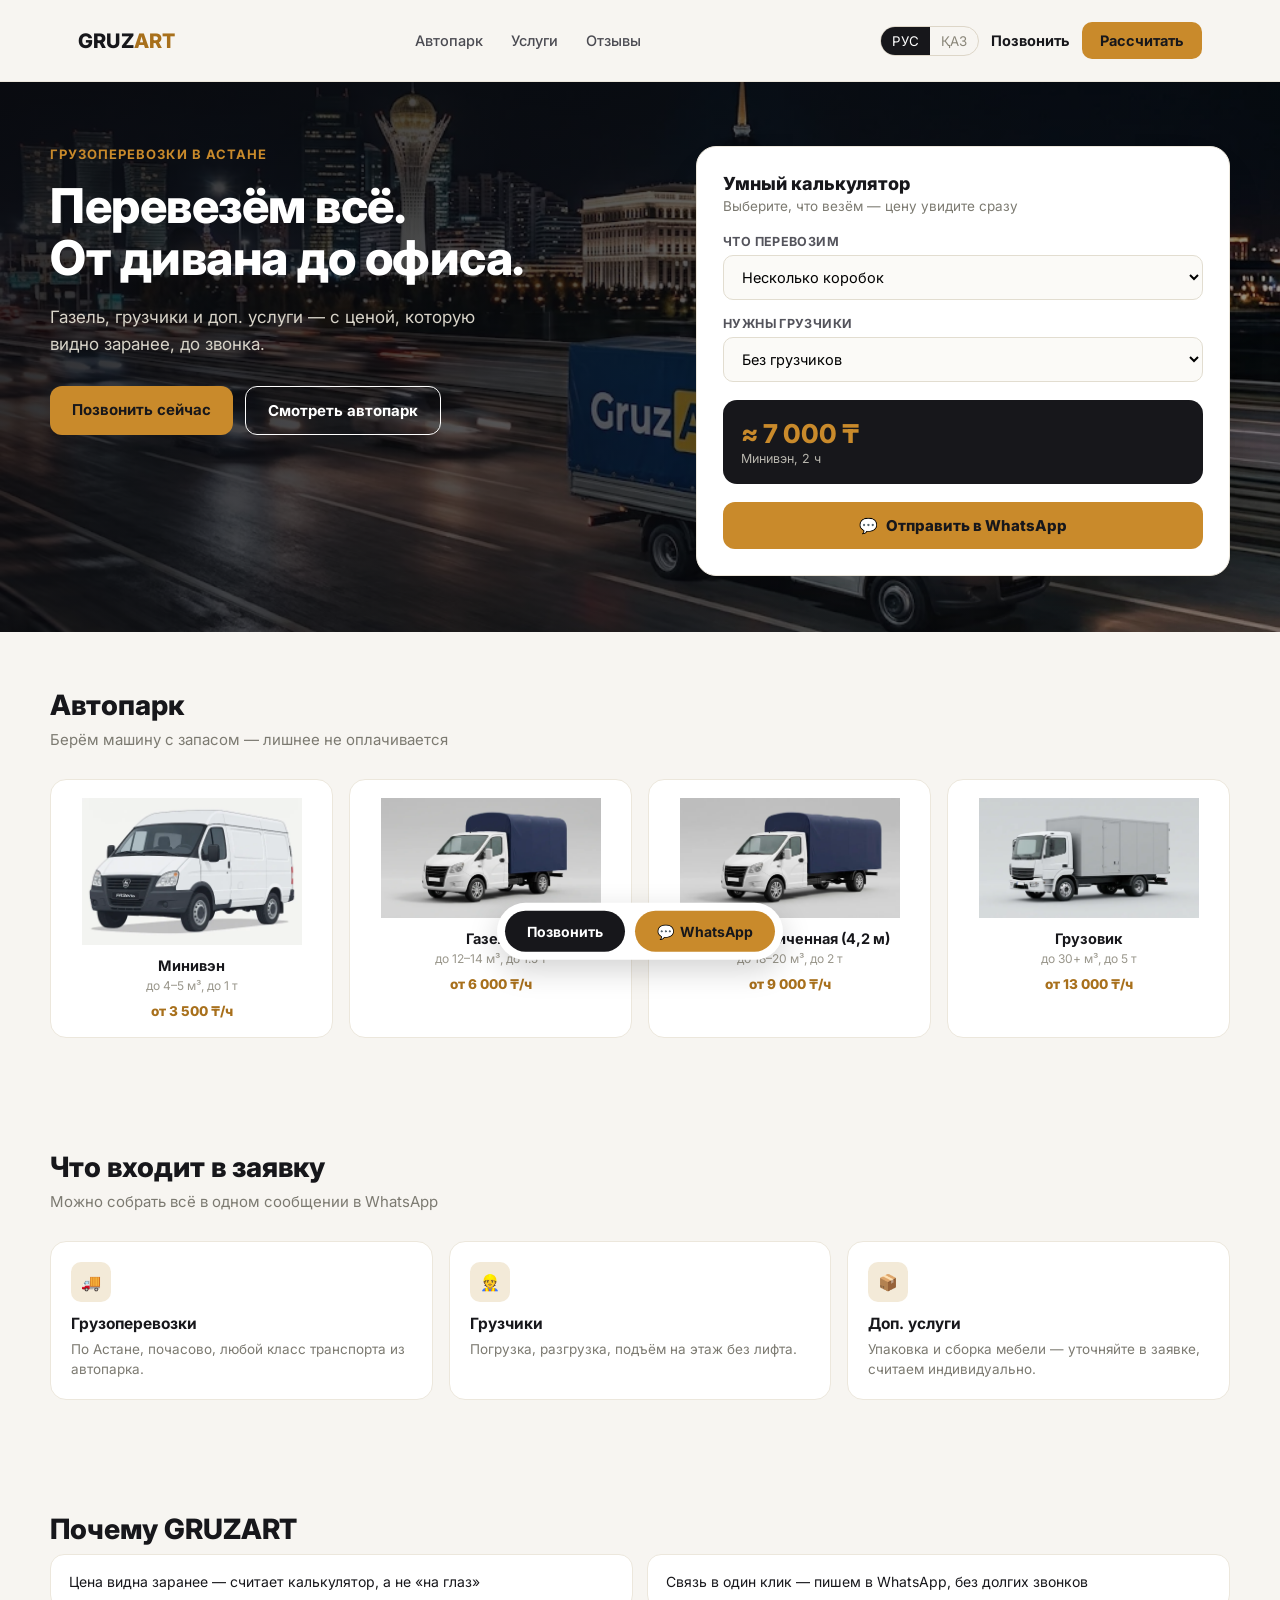
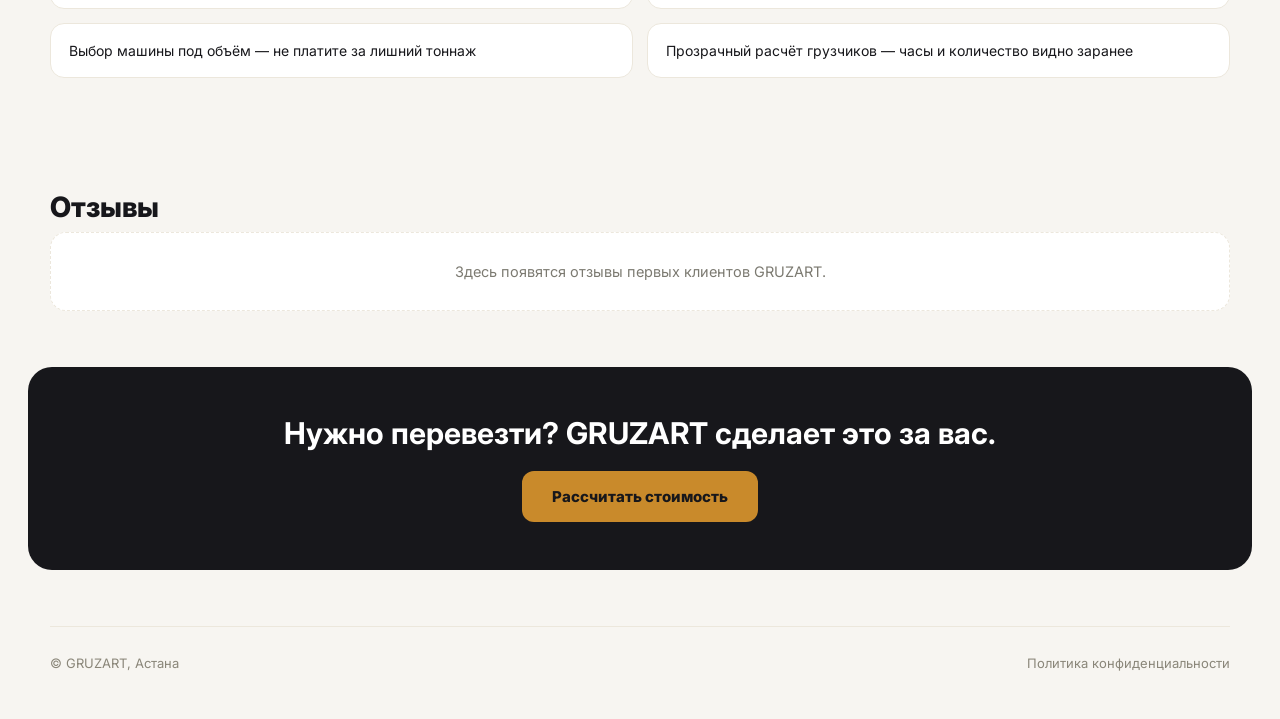
<file: src/index.html>
<!DOCTYPE html>
<html lang="ru">
<head>
<meta charset="UTF-8" />
<meta name="viewport" content="width=device-width, initial-scale=1" />
<title>GRUZART — грузоперевозки в Астане</title>
<meta name="description" content="Грузоперевозки на газели, грузчики и доп. услуги в Астане. Умный калькулятор — цена видна заранее." />
<link rel="preconnect" href="https://fonts.googleapis.com">
<link rel="preconnect" href="https://fonts.gstatic.com" crossorigin>
<link href="https://fonts.googleapis.com/css2?family=Inter:wght@400;500;600;700;800&display=swap" rel="stylesheet">
<link rel="stylesheet" href="assets/css/styles.css">
</head>
<body>
  <header class="site-header">
    <div class="wrap">
      <div class="logo">GRUZ<span>ART</span></div>
      <ul class="nav">
        <li><a href="#fleet" data-i18n="nav.fleet"></a></li>
        <li><a href="#services" data-i18n="nav.services"></a></li>
        <li><a href="#reviews" data-i18n="nav.reviews"></a></li>
      </ul>
      <div class="header-actions">
        <div class="lang-toggle">
          <button class="lang-btn" data-lang="ru">РУС</button>
          <button class="lang-btn" data-lang="kk">ҚАЗ</button>
        </div>
        <a class="call-link" data-tel-link data-i18n="header.call"></a>
        <a class="cta-btn" href="#calc" data-i18n="header.calc"></a>
      </div>
    </div>
  </header>

  <main>
    <div class="hero-photo">
    <section class="hero wrap">
      <div class="leaves-zone" aria-hidden="true"></div>
      <div>
        <p class="eyebrow" data-i18n="hero.eyebrow"></p>
        <h1><span data-i18n="hero.titleLine1"></span><br><span data-i18n="hero.titleLine2"></span></h1>
        <p class="lede" data-i18n="hero.lede"></p>
        <div class="hero-ctas">
          <a class="btn-primary" data-tel-link data-i18n="hero.ctaCall"></a>
          <a class="btn-ghost" href="#fleet" data-i18n="hero.ctaFleet"></a>
        </div>
      </div>

      <div class="calc-card" id="calc">
        <h3 data-i18n="calc.title"></h3>
        <p class="hint" data-i18n="calc.hint"></p>
        <div class="calc-field">
          <label data-i18n="calc.cargoLabel"></label>
          <select id="cargo-select"></select>
        </div>
        <div class="calc-field" id="loaders-field">
          <label data-i18n="calc.loadersLabel"></label>
          <select id="loaders-select"></select>
        </div>
        <div class="calc-field" id="disposal-items-field" hidden>
          <label data-i18n="calc.disposalItemsLabel"></label>
          <div class="checkbox-list" id="disposal-items-list"></div>
          <p class="calc-subhint" data-i18n="calc.disposalOtherHint"></p>
        </div>
        <div class="calc-result">
          <div class="price" id="calc-result">—</div>
          <div class="meta" id="calc-result-meta"></div>
        </div>
        <a class="wa-btn" id="calc-wa-btn" target="_blank" rel="noopener">
          <span>💬</span><span data-i18n="calc.waButton"></span>
        </a>
      </div>
    </section>
    </div>

    <section class="section wrap" id="fleet">
      <h2 data-i18n="fleet.title" data-reveal></h2>
      <p class="sub" data-i18n="fleet.sub"></p>
      <div class="fleet-grid" id="fleet-grid"></div>
    </section>

    <section class="section wrap" id="services">
      <h2 data-i18n="services.title" data-reveal></h2>
      <p class="sub" data-i18n="services.sub"></p>
      <div class="services-grid">
        <div class="service-card" data-reveal>
          <div class="ico">🚚</div>
          <h4 data-i18n="services.transportTitle"></h4>
          <p data-i18n="services.transportBody"></p>
        </div>
        <div class="service-card" data-reveal>
          <div class="ico">👷</div>
          <h4 data-i18n="services.loadersTitle"></h4>
          <p data-i18n="services.loadersBody"></p>
        </div>
        <div class="service-card" data-reveal>
          <div class="ico">📦</div>
          <h4 data-i18n="services.extraTitle"></h4>
          <p data-i18n="services.extraBody"></p>
        </div>
      </div>
    </section>

    <section class="section wrap">
      <h2 data-i18n="trust.title" data-reveal></h2>
      <ul class="trust-list" id="trust-list"></ul>
    </section>

    <section class="section wrap" id="reviews">
      <h2 data-i18n="reviews.title" data-reveal></h2>
      <div class="reviews-placeholder" data-i18n="reviews.placeholder" data-reveal></div>
    </section>

    <section class="final-cta" data-reveal>
      <h2 data-i18n="finalCta.title"></h2>
      <a class="wa-btn" href="#calc" data-i18n="finalCta.button"></a>
    </section>
  </main>

  <footer class="site-footer wrap">
    <span data-i18n="footer.copyright"></span>
    <a href="privacy.html" data-i18n="footer.privacy"></a>
  </footer>

  <div class="sticky-contact" id="sticky-contact">
    <a class="sticky-contact-btn sticky-call" data-tel-link data-i18n="header.call"></a>
    <a class="sticky-contact-btn sticky-wa" id="sticky-wa-btn" target="_blank" rel="noopener">
      <span>💬</span> WhatsApp
    </a>
  </div>

  <script type="module" src="assets/js/main.js"></script>
</body>
</html>
</file>
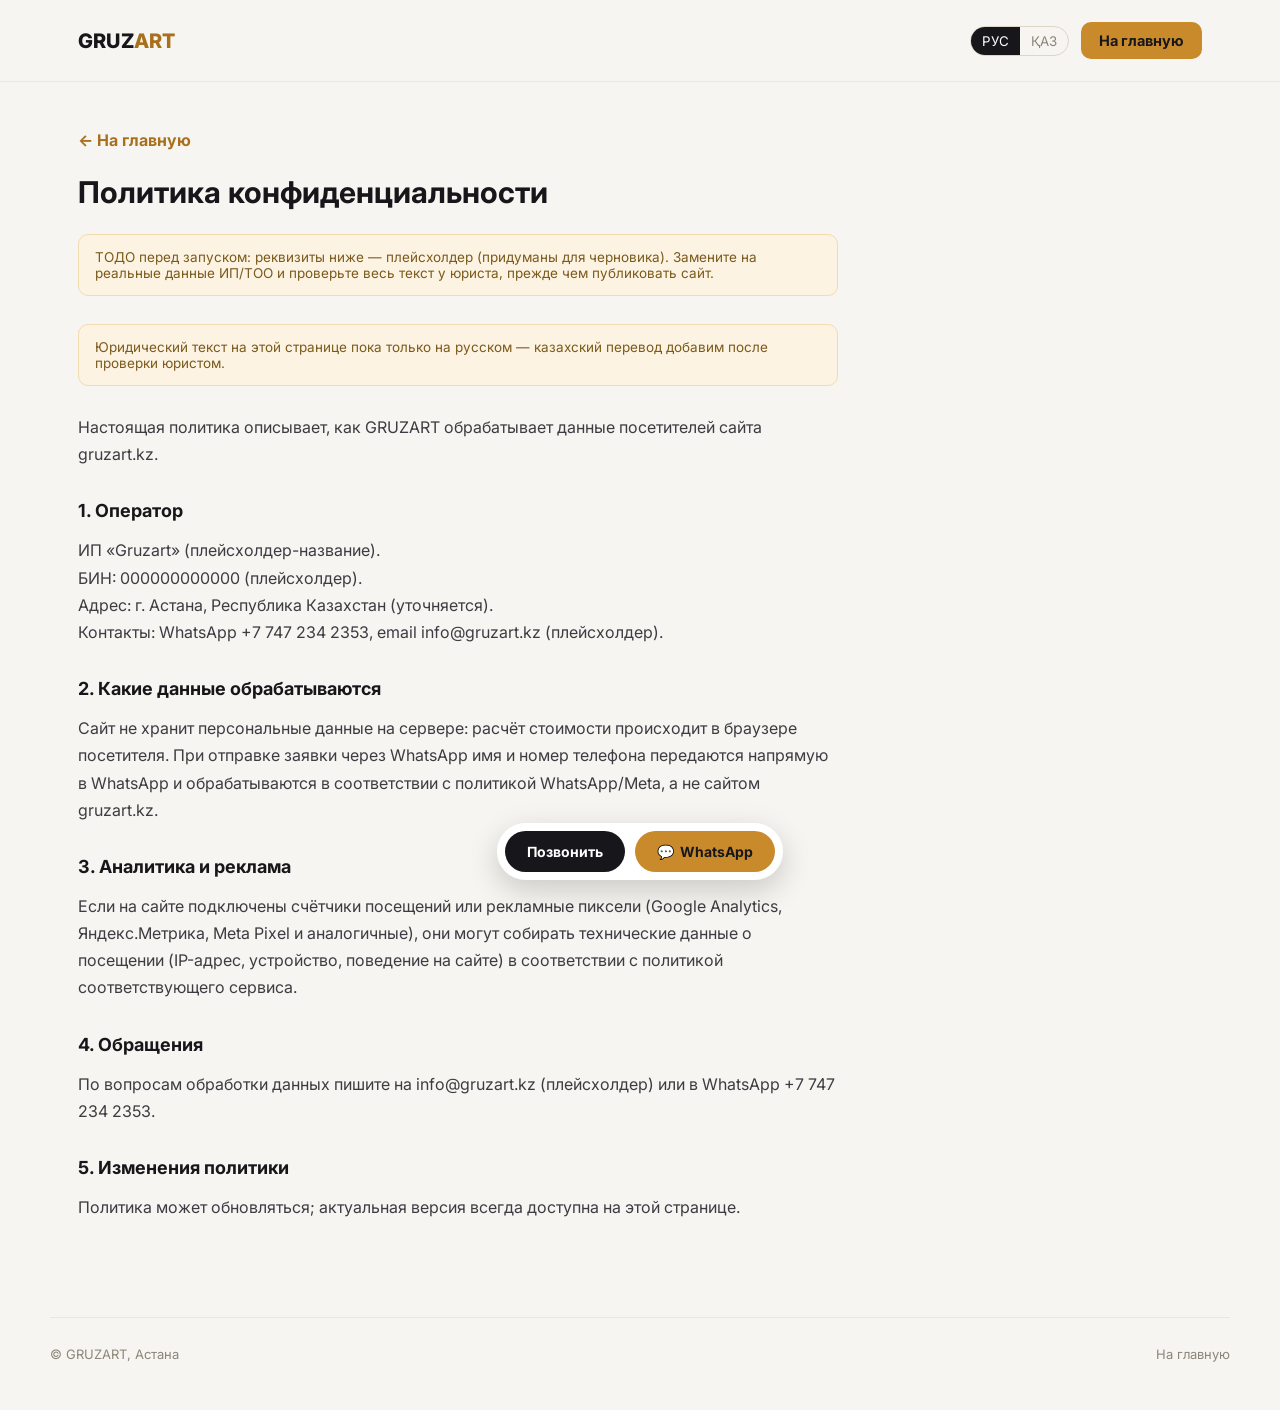
<file: src/privacy.html>
<!DOCTYPE html>
<html lang="ru">
<head>
<meta charset="UTF-8" />
<meta name="viewport" content="width=device-width, initial-scale=1" />
<title>Политика конфиденциальности — GRUZART</title>
<link rel="preconnect" href="https://fonts.googleapis.com">
<link rel="preconnect" href="https://fonts.gstatic.com" crossorigin>
<link href="https://fonts.googleapis.com/css2?family=Inter:wght@400;500;600;700;800&display=swap" rel="stylesheet">
<link rel="stylesheet" href="assets/css/styles.css">
</head>
<body>
  <header class="site-header">
    <div class="wrap">
      <div class="logo">GRUZ<span>ART</span></div>
      <div class="header-actions">
        <div class="lang-toggle">
          <button class="lang-btn" data-lang="ru">РУС</button>
          <button class="lang-btn" data-lang="kk">ҚАЗ</button>
        </div>
        <a class="cta-btn" href="index.html" data-i18n="privacy.home"></a>
      </div>
    </div>
  </header>

  <main class="wrap">
    <div class="legal">
      <a class="back-link" href="index.html" data-i18n="privacy.back"></a>
      <h1 data-i18n="privacy.title"></h1>

      <div class="todo-note">
        ТОДО перед запуском: реквизиты ниже — плейсхолдер (придуманы для черновика). Замените на реальные
        данные ИП/ТОО и проверьте весь текст у юриста, прежде чем публиковать сайт.
      </div>
      <div class="todo-note" data-i18n="privacy.pendingNotice"></div>

      <p>Настоящая политика описывает, как GRUZART обрабатывает данные посетителей сайта gruzart.kz.</p>

      <h2>1. Оператор</h2>
      <p>
        ИП «Gruzart» (плейсхолдер-название).<br>
        БИН: 000000000000 (плейсхолдер).<br>
        Адрес: г. Астана, Республика Казахстан (уточняется).<br>
        Контакты: WhatsApp +7 747 234 2353, email info@gruzart.kz (плейсхолдер).
      </p>

      <h2>2. Какие данные обрабатываются</h2>
      <p>
        Сайт не хранит персональные данные на сервере: расчёт стоимости происходит в браузере посетителя.
        При отправке заявки через WhatsApp имя и номер телефона передаются напрямую в WhatsApp
        и обрабатываются в соответствии с политикой WhatsApp/Meta, а не сайтом gruzart.kz.
      </p>

      <h2>3. Аналитика и реклама</h2>
      <p>
        Если на сайте подключены счётчики посещений или рекламные пиксели (Google Analytics, Яндекс.Метрика,
        Meta Pixel и аналогичные), они могут собирать технические данные о посещении (IP-адрес, устройство,
        поведение на сайте) в соответствии с политикой соответствующего сервиса.
      </p>

      <h2>4. Обращения</h2>
      <p>
        По вопросам обработки данных пишите на info@gruzart.kz (плейсхолдер) или в WhatsApp +7 747 234 2353.
      </p>

      <h2>5. Изменения политики</h2>
      <p>Политика может обновляться; актуальная версия всегда доступна на этой странице.</p>
    </div>
  </main>

  <footer class="site-footer wrap">
    <span data-i18n="footer.copyright"></span>
    <a href="index.html" data-i18n="privacy.home"></a>
  </footer>

  <div class="sticky-contact is-visible" id="sticky-contact">
    <a class="sticky-contact-btn sticky-call" href="tel:+77472342353" data-i18n="header.call"></a>
    <a class="sticky-contact-btn sticky-wa" id="sticky-wa-btn" target="_blank" rel="noopener">
      <span>💬</span> WhatsApp
    </a>
  </div>

  <script type="module">
    import { getLanguage, setLanguage, applyStaticText } from './assets/js/i18n.js';

    function render(lang) {
      applyStaticText(lang);
      document.querySelectorAll('.lang-btn').forEach((btn) => {
        btn.classList.toggle('active', btn.dataset.lang === lang);
      });
    }

    document.querySelectorAll('.lang-btn').forEach((btn) => {
      btn.addEventListener('click', () => {
        setLanguage(btn.dataset.lang);
        render(btn.dataset.lang);
      });
    });

    const waBtn = document.getElementById('sticky-wa-btn');
    if (waBtn) {
      waBtn.href = `https://wa.me/77472342353?text=${encodeURIComponent('Здравствуйте! Хочу узнать стоимость перевозки.')}`;
    }

    render(getLanguage());
  </script>
</body>
</html>
</file>
<file: src/assets/css/styles.css>
:root {
  --ink: #17171b;
  --paper: #f7f5f1;
  --paper-card: #ffffff;
  --border: #ece7dc;
  --muted: #7c7a71;
  --amber: #c98a2b;
  --amber-deep: #a8701c;
}

* { box-sizing: border-box; }
html, body { margin: 0; padding: 0; }
body {
  font-family: 'Inter', system-ui, sans-serif;
  background: var(--paper);
  color: var(--ink);
  -webkit-font-smoothing: antialiased;
}
img, svg { display: block; max-width: 100%; }
button { font-family: inherit; cursor: pointer; }
a { text-decoration: none; color: inherit; }

.wrap { max-width: 1180px; margin: 0 auto; padding-left: 28px; padding-right: 28px; }

/* header */
.site-header { padding: 22px 0; border-bottom: 1px solid var(--border); }
.site-header .wrap { display: flex; align-items: center; justify-content: space-between; }
.logo { font-weight: 800; font-size: 20px; letter-spacing: .01em; }
.logo span { color: var(--amber-deep); }
.nav { display: flex; gap: 28px; font-size: 14.5px; font-weight: 500; color: #4b4b52; list-style: none; margin: 0; padding: 0; }
.nav li { display: inline; }
.header-actions { display: flex; align-items: center; gap: 12px; }
.lang-toggle { display: flex; border: 1px solid #ddd6c8; border-radius: 999px; overflow: hidden; font-size: 12.5px; font-weight: 700; }
.lang-btn { padding: 6px 11px; border: none; background: transparent; color: #8a8679; }
.lang-btn.active { background: var(--ink); color: #fff; }
.call-link { font-weight: 700; font-size: 14.5px; }
.cta-btn { background: var(--amber); color: var(--ink); font-weight: 700; padding: 10px 18px; border-radius: 10px; font-size: 14.5px; }
.cta-btn:hover { background: var(--amber-deep); color: #fff; }

/* hero */
.hero { position: relative; padding: 64px 0 56px; display: grid; grid-template-columns: 1.05fr .95fr; gap: 56px; align-items: start; }

/* autumn leaves (decorative, hero only) */
.leaves-zone { position: absolute; inset: 0; overflow: hidden; pointer-events: none; z-index: -1; }
.leaf {
  position: absolute;
  top: -8%;
  width: var(--size);
  height: var(--size);
  background: var(--leaf-color);
  clip-path: path('M12 3C7 6 3 11 3 16a9 9 0 0 0 18 0c0-5-4-10-9-13z');
  opacity: 0;
  animation: leaf-fall var(--duration) linear var(--delay) infinite;
}
.leaf-1 { --leaf-color: #c98a2b; }
.leaf-2 { --leaf-color: #a8522e; }
.leaf-3 { --leaf-color: #8a5a2b; }
.leaf-4 { --leaf-color: #c9a227; }
@keyframes leaf-fall {
  0%   { transform: translateY(0) translateX(0) rotate(0deg); opacity: 0; }
  8%   { opacity: .75; }
  50%  { transform: translateY(calc(var(--fall) * .5)) translateX(var(--drift)) rotate(180deg); }
  92%  { opacity: .75; }
  100% { transform: translateY(var(--fall)) translateX(calc(var(--drift) * -1)) rotate(360deg); opacity: 0; }
}
@media (prefers-reduced-motion: reduce) {
  .leaf { display: none; }
}
.eyebrow { font-size: 13px; font-weight: 700; letter-spacing: .08em; color: var(--amber-deep); text-transform: uppercase; margin: 0 0 18px; }
.hero h1 { font-size: 48px; line-height: 1.08; margin: 0 0 20px; font-weight: 800; letter-spacing: -.01em; overflow-wrap: break-word; }
.hero p.lede { font-size: 17px; color: var(--muted); max-width: 460px; margin: 0 0 28px; line-height: 1.6; }
.hero-ctas { display: flex; gap: 12px; flex-wrap: wrap; }
.btn-primary { background: var(--ink); color: #fff; padding: 14px 22px; border-radius: 12px; font-weight: 700; font-size: 15px; }
.btn-ghost { border: 1.5px solid var(--ink); padding: 14px 22px; border-radius: 12px; font-weight: 700; font-size: 15px; }

/* hero photo background (ночное фото автопарка на фоне Астаны) */
.hero-photo {
  position: relative;
  background: url('../img/hero-night-truck.webp') center/cover no-repeat;
}
.hero-photo::before {
  content: '';
  position: absolute;
  inset: 0;
  background: linear-gradient(100deg, rgba(10, 10, 14, .86) 0%, rgba(10, 10, 14, .68) 45%, rgba(10, 10, 14, .38) 100%);
}
.hero-photo .hero { position: relative; z-index: 1; }
.hero-photo .eyebrow { color: var(--amber); }
.hero-photo .hero h1 { color: #fff; }
.hero-photo .hero p.lede { color: #d8d4c9; }
.hero-photo .btn-primary { background: var(--amber); color: var(--ink); }
.hero-photo .btn-ghost { border-color: #fff; color: #fff; }

/* calculator card */
.calc-card { background: var(--paper-card); border-radius: 20px; padding: 26px; box-shadow: 0 20px 50px -20px rgba(0,0,0,.18); border: 1px solid var(--border); }
.calc-card h3 { margin: 0 0 4px; font-size: 18px; font-weight: 800; }
.calc-card p.hint { margin: 0 0 20px; font-size: 13.5px; color: var(--muted); }
.calc-field { margin-bottom: 16px; }
.calc-field label { display: block; font-size: 12.5px; font-weight: 700; color: #54545c; margin-bottom: 6px; text-transform: uppercase; letter-spacing: .03em; }
.calc-field select { width: 100%; padding: 12px 14px; border-radius: 10px; border: 1.5px solid #e2ddd0; font-size: 14.5px; font-family: inherit; background: #fbfaf7; }
.checkbox-list { display: flex; flex-direction: column; gap: 8px; }
.checkbox-item { display: flex; align-items: center; gap: 10px; padding: 10px 12px; border: 1.5px solid #e2ddd0; border-radius: 10px; background: #fbfaf7; font-size: 13.5px; cursor: pointer; }
.checkbox-item input { width: 16px; height: 16px; accent-color: var(--amber-deep); flex-shrink: 0; }
.calc-subhint { font-size: 12px; color: var(--muted); margin: 10px 0 0; }
.calc-result { background: var(--ink); color: #fff; border-radius: 14px; padding: 18px; margin: 18px 0; }
.calc-result .price { font-size: 26px; font-weight: 800; color: var(--amber); }
.calc-result .meta { font-size: 12.5px; color: #b8b6ae; margin-top: 2px; }
.wa-btn { display: flex; align-items: center; justify-content: center; gap: 8px; background: var(--amber); color: var(--ink); font-weight: 800; padding: 14px; border-radius: 12px; font-size: 15px; }
.wa-btn:hover { background: var(--amber-deep); color: #fff; }

/* floating contact panel */
.sticky-contact {
  position: fixed;
  left: 50%;
  bottom: 20px;
  transform: translateX(-50%) translateY(140%);
  z-index: 50;
  display: flex;
  gap: 10px;
  padding: 8px;
  background: #fff;
  border-radius: 999px;
  box-shadow: 0 10px 30px rgba(0, 0, 0, .18);
  transition: transform .3s ease;
}
.sticky-contact.is-visible { transform: translateX(-50%) translateY(0); }
.sticky-contact-btn {
  display: flex;
  align-items: center;
  justify-content: center;
  gap: 6px;
  padding: 12px 22px;
  border-radius: 999px;
  font-weight: 700;
  font-size: 14px;
  white-space: nowrap;
}
.sticky-call { background: var(--ink); color: #fff; }
.sticky-wa { background: var(--amber); color: var(--ink); }
.sticky-wa:hover { background: var(--amber-deep); color: #fff; }
@media (max-width: 480px) {
  .sticky-contact {
    left: 0;
    right: 0;
    bottom: 0;
    width: 100%;
    border-radius: 0;
    box-shadow: 0 -6px 20px rgba(0, 0, 0, .12);
    padding: 10px 12px;
    transform: translateY(140%);
  }
  .sticky-contact.is-visible { transform: translateY(0); }
  .sticky-contact-btn { flex: 1; padding: 12px; }
}

/* generic section */
.section { padding: 56px 0; }
.section h2 { font-size: 28px; font-weight: 800; margin: 0 0 8px; }
.section p.sub { color: var(--muted); margin: 0 0 30px; font-size: 15px; }

/* fleet */
.fleet-grid { display: grid; grid-template-columns: repeat(4, 1fr); gap: 16px; }
.vehicle-card { background: var(--paper-card); border: 1px solid var(--border); border-radius: 16px; padding: 18px; text-align: center; }
.van-photo { margin: 0 auto 12px; width: 100%; max-width: 220px; height: auto; display: block; }
.vehicle-card h4 { font-size: 14.5px; margin: 0 0 4px; font-weight: 700; }
.vehicle-card .dims { font-size: 12px; color: #9a978c; }
.vehicle-card .rate { margin-top: 10px; font-weight: 800; color: var(--amber-deep); font-size: 13.5px; }

/* services */
.services-grid { display: grid; grid-template-columns: repeat(3, 1fr); gap: 16px; }
.service-card { background: var(--paper-card); border: 1px solid var(--border); border-radius: 16px; padding: 20px; }
.service-card .ico { width: 40px; height: 40px; border-radius: 10px; background: #f3ead8; color: var(--amber-deep); display: flex; align-items: center; justify-content: center; font-weight: 800; margin-bottom: 12px; }
.service-card h4 { margin: 0 0 6px; font-size: 15.5px; }
.service-card p { margin: 0; font-size: 13.5px; color: var(--muted); line-height: 1.5; }

/* trust */
.trust-list { list-style: none; margin: 0; padding: 0; display: grid; grid-template-columns: repeat(2, 1fr); gap: 14px; }
.trust-list li { background: var(--paper-card); border: 1px solid var(--border); border-radius: 14px; padding: 16px 18px; font-size: 14px; line-height: 1.5; }

/* reviews */
.reviews-placeholder { background: var(--paper-card); border: 1px dashed var(--border); border-radius: 16px; padding: 30px; text-align: center; color: var(--muted); font-size: 14.5px; }

/* final cta */
.final-cta { background: var(--ink); color: #fff; border-radius: 24px; padding: 48px; text-align: center; margin: 0 28px 56px; }
.final-cta h2 { font-size: 30px; margin: 0 0 20px; }
.final-cta .wa-btn { display: inline-flex; width: auto; padding: 16px 30px; }

/* footer */
.site-footer { border-top: 1px solid var(--border); padding: 28px 0 48px; display: flex; justify-content: space-between; font-size: 13px; color: #8a8679; }

/* scroll reveal */
[data-reveal] {
  opacity: 0;
  transform: translateY(28px);
  transition: opacity .7s ease, transform .7s ease;
}
[data-reveal].is-visible { opacity: 1; transform: translateY(0); }
.fleet-grid [data-reveal]:nth-child(1), .services-grid [data-reveal]:nth-child(1), .trust-list [data-reveal]:nth-child(1) { transition-delay: 0ms; }
.fleet-grid [data-reveal]:nth-child(2), .services-grid [data-reveal]:nth-child(2), .trust-list [data-reveal]:nth-child(2) { transition-delay: 90ms; }
.fleet-grid [data-reveal]:nth-child(3), .services-grid [data-reveal]:nth-child(3), .trust-list [data-reveal]:nth-child(3) { transition-delay: 180ms; }
.fleet-grid [data-reveal]:nth-child(4), .services-grid [data-reveal]:nth-child(4), .trust-list [data-reveal]:nth-child(4) { transition-delay: 270ms; }
@media (prefers-reduced-motion: reduce) {
  [data-reveal] { transition: none; opacity: 1; transform: none; }
}

@media (max-width: 860px) {
  .hero { grid-template-columns: 1fr; }
  .fleet-grid, .services-grid { grid-template-columns: repeat(2, 1fr); }
  .trust-list { grid-template-columns: 1fr; }
  .nav { display: none; }
  .hero-photo {
    background-size: auto 360px;
    background-position: 68% top;
    background-repeat: no-repeat;
    background-color: #12121a;
  }
}

@media (max-width: 480px) {
  .wrap { padding-left: 16px; padding-right: 16px; }
  .hero h1 { font-size: 34px; }
  .header-actions { gap: 6px; }
  .call-link { display: none; }
  .cta-btn { padding: 10px 12px; font-size: 13px; }
  .logo { font-size: 17px; }
  .fleet-grid, .services-grid { grid-template-columns: 1fr; }
  .final-cta { margin: 0 16px 40px; padding: 32px 20px; }
  .final-cta h2 { font-size: 24px; }
}

/* privacy page */
.legal { padding: 48px 0 80px; max-width: 760px; }
.legal h1 { font-size: 30px; margin: 0 0 24px; }
.legal h2 { font-size: 18px; margin: 32px 0 10px; }
.legal p { line-height: 1.7; color: #3c3c42; }
.legal .back-link { display: inline-block; margin-bottom: 24px; font-weight: 700; color: var(--amber-deep); }
.legal .todo-note { background: #fdf3e3; border: 1px solid #f0dcae; border-radius: 10px; padding: 14px 16px; font-size: 13.5px; color: #7a5a1c; margin-bottom: 28px; }
</file>
